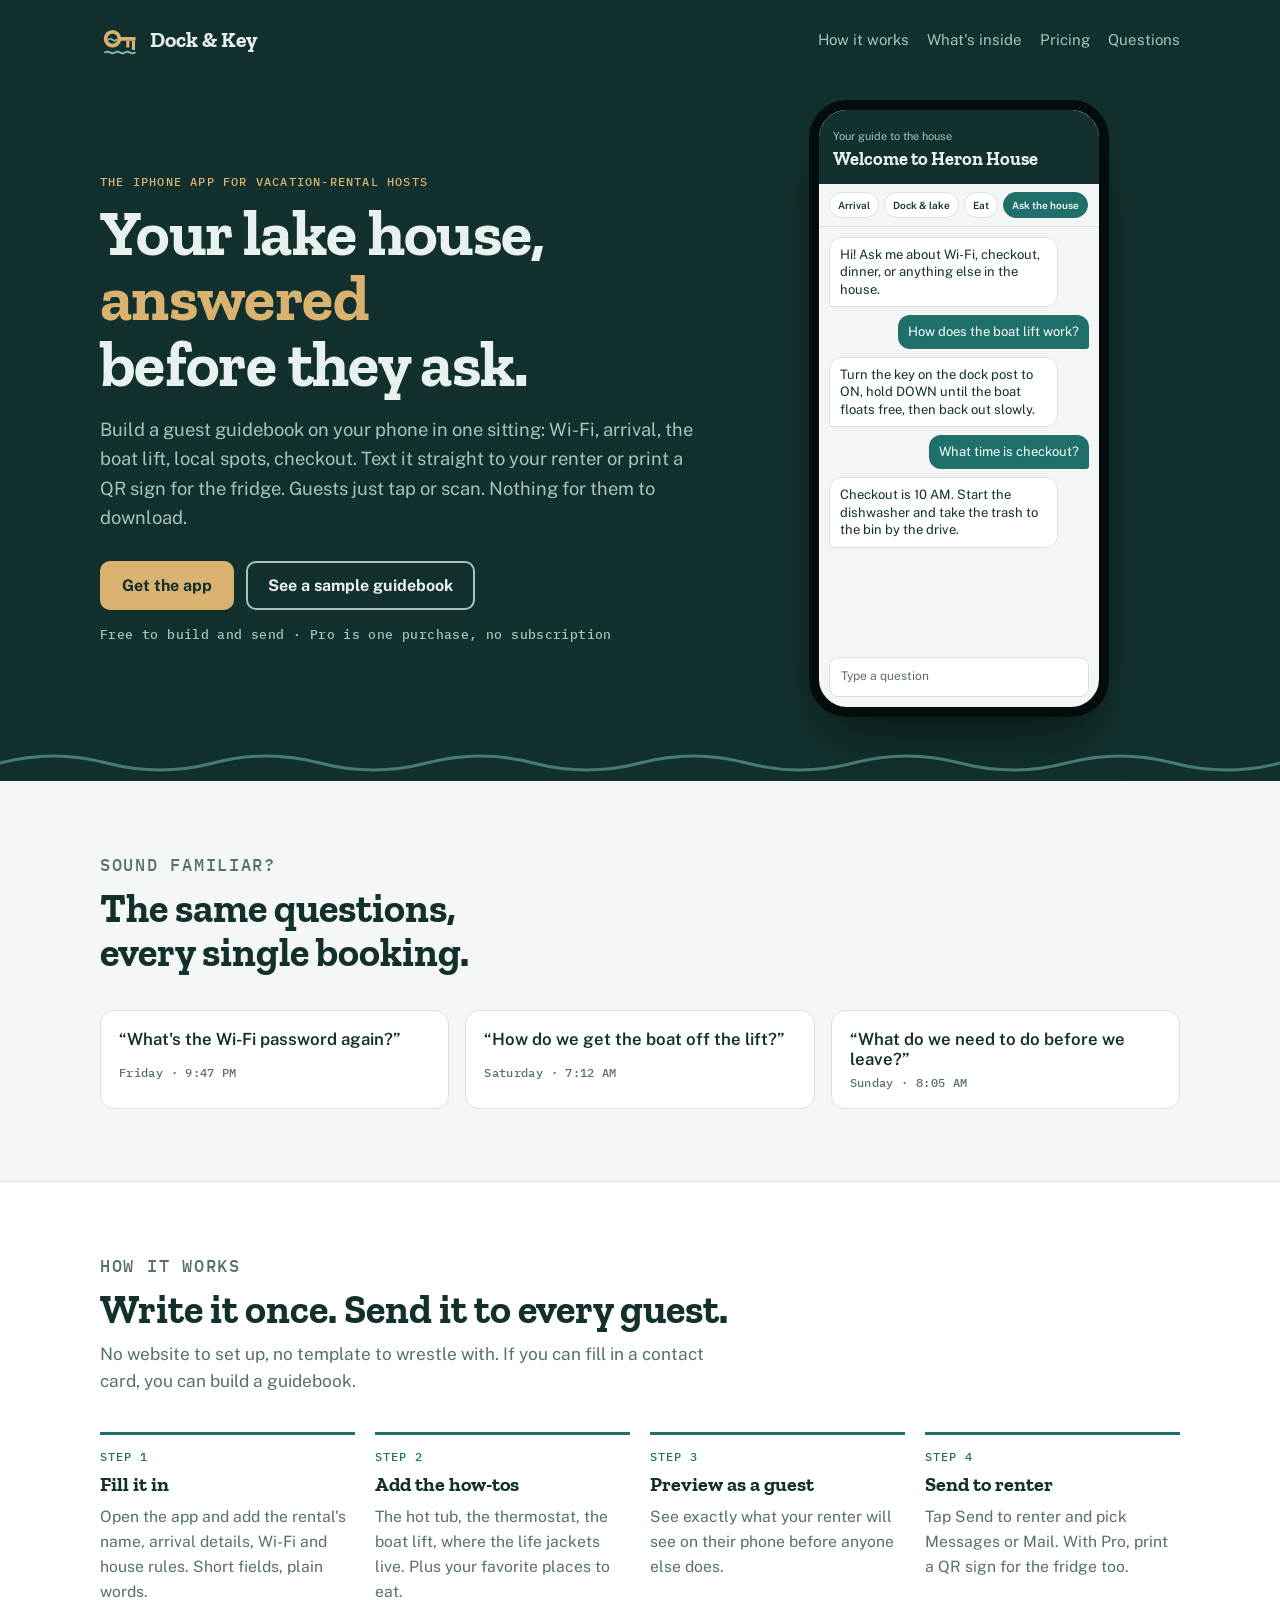
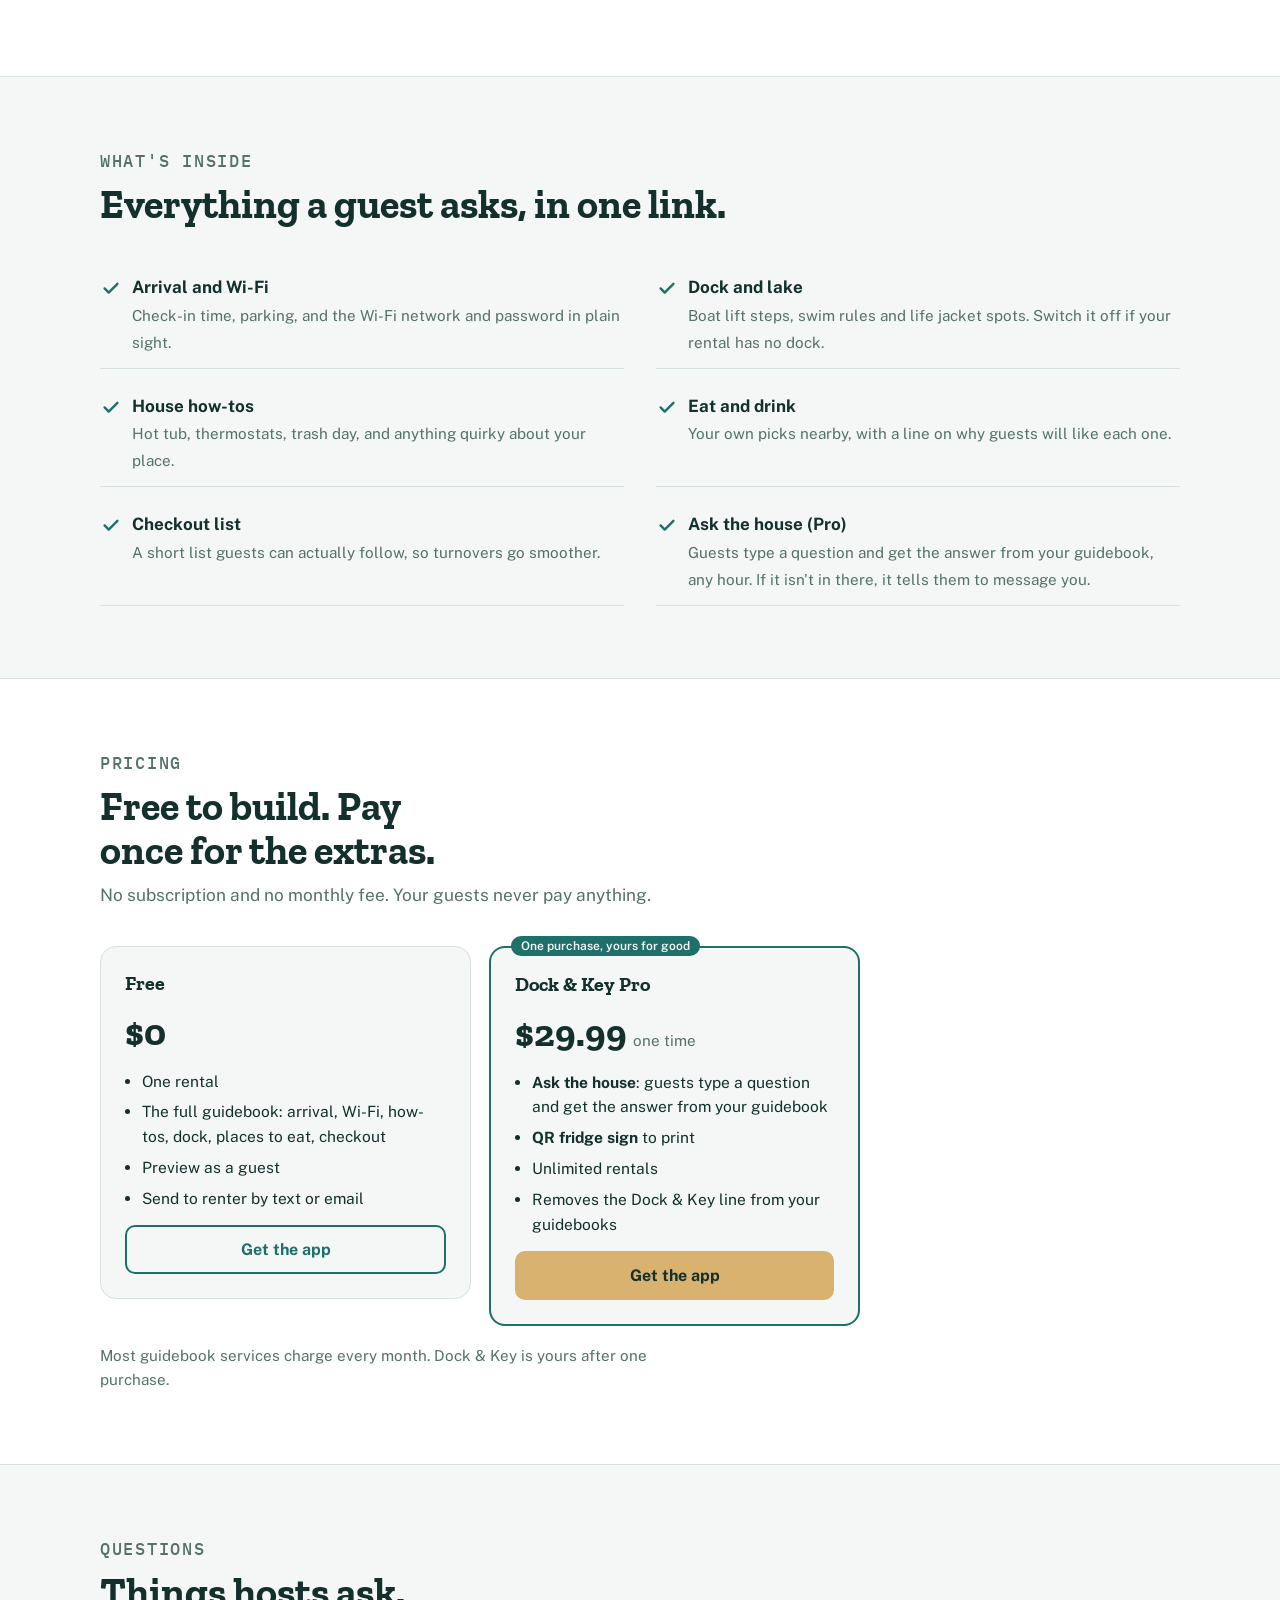
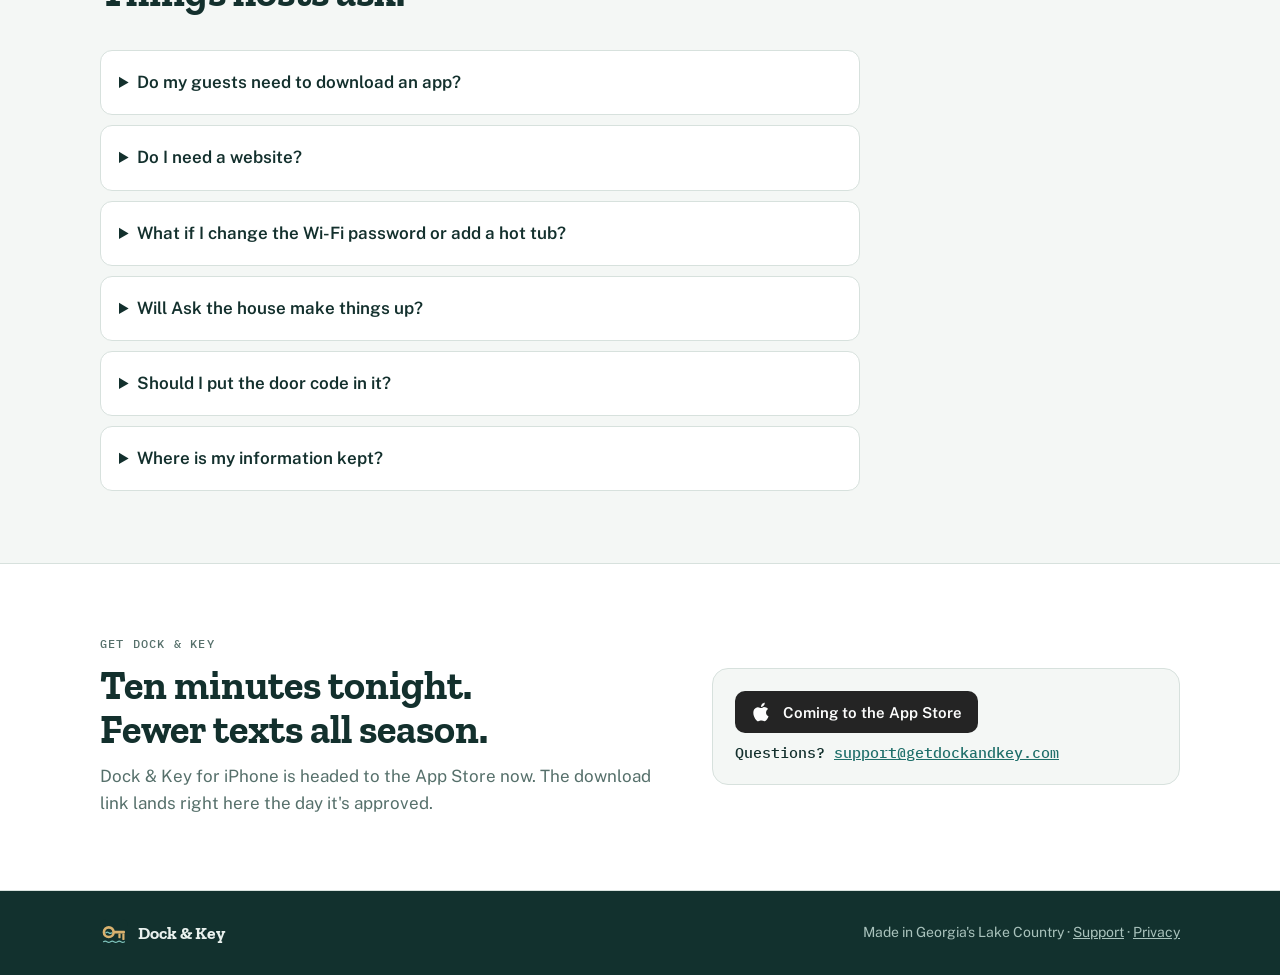
<file: docs/index.html>
<!doctype html>
<html lang="en">
<head>
<meta charset="utf-8">
<meta name="viewport" content="width=device-width,initial-scale=1,viewport-fit=cover">
<title>Dock &amp; Key — guest guidebooks for vacation rentals</title>
<meta name="description" content="Dock & Key is an iPhone app for vacation-rental hosts. Build your guest guidebook on your phone, text it to your renter, and print a QR sign for the fridge.">
<meta property="og:type" content="website">
<meta property="og:site_name" content="Dock &amp; Key">
<meta property="og:title" content="Dock &amp; Key: guest guidebooks for vacation rentals">
<meta property="og:description" content="Build your guest guidebook on your phone, text it to your renter, and print a QR sign for the fridge.">
<meta property="og:url" content="https://getdockandkey.com/">
<meta property="og:image" content="https://getdockandkey.com/og.png">
<meta property="og:image:width" content="1200">
<meta property="og:image:height" content="630">
<meta property="og:image:alt" content="Dock and Key app icon, a gold key">
<meta name="twitter:card" content="summary_large_image">
<meta name="twitter:title" content="Dock &amp; Key: guest guidebooks for vacation rentals">
<meta name="twitter:description" content="Build your guest guidebook on your phone, text it to your renter, and print a QR sign for the fridge.">
<meta name="twitter:image" content="https://getdockandkey.com/og.png">
<link rel="icon" href="data:image/svg+xml,%3Csvg xmlns='http://www.w3.org/2000/svg' viewBox='0 0 64 64'%3E%3Crect width='64' height='64' rx='14' fill='%2312312E'/%3E%3Ccircle cx='20' cy='30' r='11' fill='none' stroke='%23D9B26F' stroke-width='6'/%3E%3Crect x='30' y='27' width='27' height='6' rx='1.5' fill='%23D9B26F'/%3E%3Crect x='42' y='33' width='5' height='11' rx='1' fill='%23D9B26F'/%3E%3Crect x='51' y='33' width='5' height='15' rx='1' fill='%23D9B26F'/%3E%3C/svg%3E">
<link rel="preconnect" href="https://fonts.googleapis.com">
<link rel="preconnect" href="https://fonts.gstatic.com" crossorigin>
<link rel="stylesheet" href="https://fonts.googleapis.com/css2?family=Zilla+Slab:wght@600;700&family=Public+Sans:wght@400;500;600;700&family=IBM+Plex+Mono:wght@500&display=swap">
<style>
:root{
  --deep:#12312E; --deep-ink:#E9F1EE; --deep-muted:#A9C2BC;
  --bg:#F4F7F5; --surface:#FFFFFF; --ink:#13302D; --muted:#56706B; --line:#D7E1DD;
  --lake:#1F6F6A; --ripple:#7FC4BC; --brass:#D9B26F; --brass-ink:#8A6424;
  --display:"Zilla Slab",Georgia,serif; --body:"Public Sans",system-ui,-apple-system,sans-serif; --mono:"IBM Plex Mono",ui-monospace,monospace;
}
@media (prefers-color-scheme:dark){:root:not([data-theme="light"]){
  --deep:#0A1A18; --bg:#0F201E; --surface:#16302D; --ink:#E4EEEB; --muted:#9BB3AE; --line:#284541;
  --lake:#6FC1B8; --brass-ink:#E3C186; color-scheme:dark}}
:root[data-theme="dark"]{
  --deep:#0A1A18; --bg:#0F201E; --surface:#16302D; --ink:#E4EEEB; --muted:#9BB3AE; --line:#284541;
  --lake:#6FC1B8; --brass-ink:#E3C186; color-scheme:dark}
*{box-sizing:border-box}
html{scroll-behavior:smooth}
body{margin:0;background:var(--bg);color:var(--ink);font-family:var(--body);font-size:17px;line-height:1.6}
.band{padding-left:max(16px,env(safe-area-inset-left,0px));padding-right:max(16px,env(safe-area-inset-right,0px))}
.inner{max-width:1080px;margin:0 auto}
a{color:var(--lake)}
a:focus-visible,summary:focus-visible{outline:3px solid var(--brass);outline-offset:2px}
h1,h2,h3{font-family:var(--display);text-wrap:balance;margin:0}
h2{font-size:clamp(1.8rem,4vw,2.5rem);line-height:1.1}
h3{font-size:1.25rem;line-height:1.2}
p{margin:0}
.eyebrow{font:500 12px var(--mono);letter-spacing:.1em;text-transform:uppercase;color:var(--brass-ink)}
.btn{display:inline-flex;align-items:center;justify-content:center;gap:8px;font:700 16px var(--body);padding:13px 20px;border-radius:10px;text-decoration:none;border:2px solid transparent}
.btn.primary{background:var(--brass);color:#13302D}
.btn.ghost{border-color:var(--deep-muted);color:var(--deep-ink)}
.btn.line{border-color:var(--lake);color:var(--lake)}

/* hero */
.hero{background:var(--deep);color:var(--deep-ink);padding-block:20px 64px;position:relative;overflow:hidden}
.top{display:flex;align-items:center;justify-content:space-between;gap:12px;padding-bottom:40px}
.logo{display:flex;align-items:center;gap:10px;font:700 1.35rem var(--display);color:var(--deep-ink);text-decoration:none}
.logo svg{width:40px;height:40px}
.top nav{display:flex;gap:18px;font-size:15px}
.top nav a{color:var(--deep-muted);text-decoration:none}
.top nav a:hover{color:var(--deep-ink)}
.hero-grid{display:grid;grid-template-columns:1.15fr .85fr;gap:40px;align-items:center}
.hero h1{font-size:clamp(2.4rem,6vw,4rem);line-height:1.02;letter-spacing:-.01em;margin-top:12px}
.hero h1 em{font-style:normal;color:var(--brass)}
.hero .lede{color:var(--deep-muted);font-size:1.15rem;max-width:34em;margin-top:18px}
.hero .ctas{display:flex;flex-wrap:wrap;gap:12px;margin-top:28px}
.hero .fine{margin-top:16px;font:500 13px var(--mono);color:var(--deep-muted);letter-spacing:.03em}
.waves{position:absolute;left:0;right:0;bottom:0;width:100%;height:40px;opacity:.5}
/* phone mock: the guest's view */
.phone{justify-self:center;width:min(300px,100%);aspect-ratio:9/18.5;background:#F3F6F4;border:10px solid #050D0C;border-radius:38px;box-shadow:0 30px 60px -20px rgba(0,0,0,.6);overflow:hidden;display:flex;flex-direction:column;color:#13302D;font-size:13px}
.ph-top{background:#12312E;color:#E9F1EE;padding:18px 14px 14px;display:grid;gap:2px}
.ph-top b{font:700 1.15rem var(--display)}
.ph-top span{font-size:11px;color:#A9C2BC}
.ph-tabs{display:flex;gap:5px;padding:8px 10px;border-bottom:1px solid #D9E2DF;overflow:hidden}
.ph-tabs i{flex:none;font-style:normal;font-size:10px;font-weight:600;padding:4px 8px;border-radius:99px;border:1px solid #D9E2DF;background:#fff;white-space:nowrap}
.ph-tabs i.on{background:#1F6F6A;color:#fff;border-color:#1F6F6A}
.ph-body{padding:10px;display:grid;gap:8px;align-content:start;flex:1}
.bub{padding:8px 10px;border-radius:12px;max-width:88%;line-height:1.35}
.bub.g{justify-self:end;background:#1F6F6A;color:#fff;border-bottom-right-radius:3px}
.bub.h{background:#fff;border:1px solid #D9E2DF;border-bottom-left-radius:3px}
.ph-in{margin:10px;padding:9px 11px;border:1px solid #D9E2DF;border-radius:9px;background:#fff;color:#5C716D;font-size:12px}

/* sections */
.sec{padding-block:72px}
.sec-head{display:grid;gap:10px;max-width:640px;margin-bottom:36px}
.sec-head p{color:var(--muted);font-size:1.08rem}
.alt{background:var(--surface);border-block:1px solid var(--line)}
.problem{display:grid;grid-template-columns:repeat(3,minmax(0,1fr));gap:16px}
.q{background:var(--surface);border:1px solid var(--line);border-radius:14px;padding:18px;display:grid;gap:6px}
.q .said{font:600 1.05rem var(--body)}
.q .said::before{content:"\201C"}.q .said::after{content:"\201D"}
.q .when{font:500 12px var(--mono);color:var(--muted);letter-spacing:.03em}
.steps{list-style:none;margin:0;padding:0;display:grid;grid-template-columns:repeat(4,minmax(0,1fr));gap:20px;counter-reset:s}
.steps li{counter-increment:s;display:grid;gap:8px;align-content:start;border-top:3px solid var(--lake);padding-top:14px}
.steps li::before{content:"Step " counter(s);font:500 12px var(--mono);letter-spacing:.08em;text-transform:uppercase;color:var(--lake)}
.steps p{color:var(--muted);font-size:.98rem}
.inside{display:grid;grid-template-columns:repeat(2,minmax(0,1fr));gap:12px 32px;list-style:none;padding:0;margin:0}
.inside li{display:grid;grid-template-columns:22px 1fr;gap:10px;padding-block:12px;border-bottom:1px solid var(--line)}
.inside li svg{width:22px;height:22px;color:var(--lake);margin-top:3px}
.inside b{display:block}
.inside span{color:var(--muted);font-size:.95rem}
.plans{display:grid;grid-template-columns:repeat(2,minmax(0,1fr));gap:18px;align-items:start;max-width:760px}
.plan{border:1px solid var(--line);border-radius:16px;padding:24px;display:grid;gap:14px;background:var(--bg)}
.plan.feat{border:2px solid var(--lake);position:relative}
.plan.feat::before{content:"One purchase, yours for good";position:absolute;top:-12px;left:20px;background:var(--lake);color:var(--bg);font:600 12px var(--body);padding:3px 10px;border-radius:99px}
.price{display:flex;align-items:baseline;gap:6px;flex-wrap:wrap;font-variant-numeric:tabular-nums}
.price b{font:700 2.4rem var(--display)}
.price span{color:var(--muted);font-size:.95rem}
.plan ul{margin:0;padding-left:1.1em;display:grid;gap:6px;font-size:.97rem}
.compare{margin-top:18px;color:var(--muted);font-size:.95rem;max-width:62ch}
.faq{display:grid;gap:10px;max-width:760px}
details{background:var(--surface);border:1px solid var(--line);border-radius:12px;padding:4px 18px}
summary{cursor:pointer;font-weight:600;padding-block:14px}
details p{padding-bottom:16px;color:var(--muted)}
.get{display:grid;grid-template-columns:1.1fr .9fr;gap:40px;align-items:center}
.get .who{display:grid;gap:12px}
.get .who p{color:var(--muted)}
.store{display:grid;gap:10px;justify-items:start;background:var(--bg);border:1px solid var(--line);border-radius:16px;padding:22px}
.badge{display:inline-flex;align-items:center;gap:10px;background:#000;color:#fff;border-radius:10px;padding:10px 16px;font:600 15px var(--body);opacity:.85}
.badge svg{width:22px;height:22px}
.contact-line{font:500 15px var(--mono);overflow-wrap:anywhere}

footer{background:var(--deep);color:var(--deep-muted);padding-block:28px;font-size:14px}
footer .inner{display:flex;flex-wrap:wrap;justify-content:space-between;gap:12px;align-items:center}
footer .logo{font-size:1.1rem}
footer .logo svg{width:28px;height:28px}
footer a{color:var(--deep-muted)}

@media (max-width:860px){
  .hero-grid,.get{grid-template-columns:1fr}
  .phone{width:min(260px,100%)}
  .problem,.plans{grid-template-columns:1fr}
  .steps{grid-template-columns:repeat(2,minmax(0,1fr))}
  .top nav{display:none}
}
@media (max-width:520px){
  .steps,.inside{grid-template-columns:1fr}
  .sec{padding-block:52px}
}
@media (prefers-reduced-motion:reduce){html{scroll-behavior:auto}}
</style>
</head>
<body>
<svg width="0" height="0" style="position:absolute" aria-hidden="true">
  <symbol id="mark" viewBox="0 0 64 64"><rect width="64" height="64" rx="14" fill="#12312E"/><circle cx="20" cy="30" r="11" fill="none" stroke="#D9B26F" stroke-width="6"/><path d="M13.5 31.5 q3.25 -3 6.5 0 t6.5 0" fill="none" stroke="#7FC4BC" stroke-width="2.6" stroke-linecap="round"/><rect x="30" y="27" width="27" height="6" rx="1.5" fill="#D9B26F"/><rect x="42" y="33" width="5" height="11" rx="1" fill="#D9B26F"/><rect x="51" y="33" width="5" height="15" rx="1" fill="#D9B26F"/><path d="M8 52 q4 -3 8 0 t8 0 t8 0 t8 0 t8 0 t8 0" fill="none" stroke="#7FC4BC" stroke-width="2.6" stroke-linecap="round"/></symbol>
  <symbol id="chk" viewBox="0 0 24 24"><path d="M5 12.5l4.5 4.5L19 7.5" fill="none" stroke="currentColor" stroke-width="2.6" stroke-linecap="round" stroke-linejoin="round"/></symbol>
  <symbol id="apple" viewBox="0 0 24 24"><path fill="currentColor" d="M16.4 12.6c0-2.6 2.1-3.8 2.2-3.9-1.2-1.8-3.1-2-3.7-2-1.6-.2-3.1.9-3.9.9-.8 0-2-.9-3.4-.9-1.7 0-3.3 1-4.2 2.6-1.8 3.1-.5 7.7 1.3 10.2.9 1.2 1.9 2.6 3.2 2.6 1.3-.1 1.8-.8 3.3-.8s2 .8 3.4.8c1.4 0 2.3-1.3 3.1-2.5 1-1.4 1.4-2.8 1.4-2.9 0 0-2.7-1-2.7-4.1zM13.9 5c.7-.9 1.2-2 1.1-3.2-1 0-2.3.7-3 1.6-.7.8-1.2 2-1.1 3.1 1.1.1 2.3-.6 3-1.5z"/></symbol>
</svg>

<header class="hero band">
  <div class="inner">
    <div class="top">
      <a class="logo" href="#top" id="top"><svg aria-hidden="true"><use href="#mark"/></svg>Dock &amp; Key</a>
      <nav aria-label="Main"><a href="#how">How it works</a><a href="#inside">What's inside</a><a href="#pricing">Pricing</a><a href="#faq">Questions</a></nav>
    </div>
    <div class="hero-grid">
      <div>
        <p class="eyebrow" style="color:var(--brass)">The iPhone app for vacation-rental hosts</p>
        <h1>Your lake house, <em>answered</em> before they ask.</h1>
        <p class="lede">Build a guest guidebook on your phone in one sitting: Wi-Fi, arrival, the boat lift, local spots, checkout. Text it straight to your renter or print a QR sign for the fridge. Guests just tap or scan. Nothing for them to download.</p>
        <div class="ctas">
          <a class="btn primary" href="#get">Get the app</a>
          <a class="btn ghost" href="https://claude.ai/artifact/AmtbZ63FR2SyXmxqS5Wfa8" target="_blank" rel="noopener">See a sample guidebook</a>
        </div>
        <p class="fine">Free to build and send · Pro is one purchase, no subscription</p>
      </div>
      <div class="phone" aria-label="What a guest sees: the guidebook's Ask the house tab">
        <div class="ph-top"><span>Your guide to the house</span><b>Welcome to Heron House</b></div>
        <div class="ph-tabs"><i>Arrival</i><i>Dock &amp; lake</i><i>Eat</i><i class="on">Ask the house</i></div>
        <div class="ph-body">
          <div class="bub h">Hi! Ask me about Wi-Fi, checkout, dinner, or anything else in the house.</div>
          <div class="bub g">How does the boat lift work?</div>
          <div class="bub h">Turn the key on the dock post to ON, hold DOWN until the boat floats free, then back out slowly.</div>
          <div class="bub g">What time is checkout?</div>
          <div class="bub h">Checkout is 10 AM. Start the dishwasher and take the trash to the bin by the drive.</div>
        </div>
        <div class="ph-in">Type a question</div>
      </div>
    </div>
  </div>
  <svg class="waves" viewBox="0 0 1200 40" preserveAspectRatio="none" aria-hidden="true"><path d="M0 22 Q 50 8 100 22 T 200 22 T 300 22 T 400 22 T 500 22 T 600 22 T 700 22 T 800 22 T 900 22 T 1000 22 T 1100 22 T 1200 22" fill="none" stroke="var(--ripple)" stroke-width="3"/></svg>
</header>

<main>
  <section class="sec band">
    <div class="inner">
      <div class="sec-head">
        <p class="eyebrow">Sound familiar?</p>
        <h2>The same questions, every single booking.</h2>
      </div>
      <div class="problem">
        <div class="q"><span class="said">What's the Wi-Fi password again?</span><span class="when">Friday · 9:47 PM</span></div>
        <div class="q"><span class="said">How do we get the boat off the lift?</span><span class="when">Saturday · 7:12 AM</span></div>
        <div class="q"><span class="said">What do we need to do before we leave?</span><span class="when">Sunday · 8:05 AM</span></div>
      </div>
    </div>
  </section>

  <section class="sec band alt" id="how">
    <div class="inner">
      <div class="sec-head">
        <p class="eyebrow">How it works</p>
        <h2>Write it once. Send it to every guest.</h2>
        <p>No website to set up, no template to wrestle with. If you can fill in a contact card, you can build a guidebook.</p>
      </div>
      <ol class="steps">
        <li><h3>Fill it in</h3><p>Open the app and add the rental's name, arrival details, Wi-Fi and house rules. Short fields, plain words.</p></li>
        <li><h3>Add the how-tos</h3><p>The hot tub, the thermostat, the boat lift, where the life jackets live. Plus your favorite places to eat.</p></li>
        <li><h3>Preview as a guest</h3><p>See exactly what your renter will see on their phone before anyone else does.</p></li>
        <li><h3>Send to renter</h3><p>Tap Send to renter and pick Messages or Mail. With Pro, print a QR sign for the fridge too.</p></li>
      </ol>
    </div>
  </section>

  <section class="sec band" id="inside">
    <div class="inner">
      <div class="sec-head">
        <p class="eyebrow">What's inside</p>
        <h2>Everything a guest asks, in one link.</h2>
      </div>
      <ul class="inside">
        <li><svg aria-hidden="true"><use href="#chk"/></svg><div><b>Arrival and Wi-Fi</b><span>Check-in time, parking, and the Wi-Fi network and password in plain sight.</span></div></li>
        <li><svg aria-hidden="true"><use href="#chk"/></svg><div><b>Dock and lake</b><span>Boat lift steps, swim rules and life jacket spots. Switch it off if your rental has no dock.</span></div></li>
        <li><svg aria-hidden="true"><use href="#chk"/></svg><div><b>House how-tos</b><span>Hot tub, thermostats, trash day, and anything quirky about your place.</span></div></li>
        <li><svg aria-hidden="true"><use href="#chk"/></svg><div><b>Eat and drink</b><span>Your own picks nearby, with a line on why guests will like each one.</span></div></li>
        <li><svg aria-hidden="true"><use href="#chk"/></svg><div><b>Checkout list</b><span>A short list guests can actually follow, so turnovers go smoother.</span></div></li>
        <li><svg aria-hidden="true"><use href="#chk"/></svg><div><b>Ask the house (Pro)</b><span>Guests type a question and get the answer from your guidebook, any hour. If it isn't in there, it tells them to message you.</span></div></li>
      </ul>
    </div>
  </section>

  <section class="sec band alt" id="pricing">
    <div class="inner">
      <div class="sec-head">
        <p class="eyebrow">Pricing</p>
        <h2>Free to build. Pay once for the extras.</h2>
        <p>No subscription and no monthly fee. Your guests never pay anything.</p>
      </div>
      <div class="plans">
        <div class="plan">
          <h3>Free</h3>
          <div class="price"><b>$0</b></div>
          <ul><li>One rental</li><li>The full guidebook: arrival, Wi-Fi, how-tos, dock, places to eat, checkout</li><li>Preview as a guest</li><li>Send to renter by text or email</li></ul>
          <a class="btn line" href="#get">Get the app</a>
        </div>
        <div class="plan feat">
          <h3>Dock &amp; Key Pro</h3>
          <div class="price"><b>$29.99</b><span>one time</span></div>
          <ul><li><b>Ask the house</b>: guests type a question and get the answer from your guidebook</li><li><b>QR fridge sign</b> to print</li><li>Unlimited rentals</li><li>Removes the Dock &amp; Key line from your guidebooks</li></ul>
          <a class="btn primary" href="#get">Get the app</a>
        </div>
      </div>
      <p class="compare">Most guidebook services charge every month. Dock &amp; Key is yours after one purchase.</p>
    </div>
  </section>

  <section class="sec band" id="faq">
    <div class="inner">
      <div class="sec-head"><p class="eyebrow">Questions</p><h2>Things hosts ask.</h2></div>
      <div class="faq">
        <details><summary>Do my guests need to download an app?</summary><p>No. The guidebook opens in their phone's browser from your text, your email, or the QR sign on the fridge.</p></details>
        <details><summary>Do I need a website?</summary><p>No. Send to renter works with nothing but your phone. If you do have a website, the app can give you the guidebook as one web file to put there, and the QR sign can point to it.</p></details>
        <details><summary>What if I change the Wi-Fi password or add a hot tub?</summary><p>Edit it in the app and send the new version. It takes a minute.</p></details>
        <details><summary>Will Ask the house make things up?</summary><p>No. It only answers from what you wrote in the guidebook. If the answer isn't there, it tells the guest to message you.</p></details>
        <details><summary>Should I put the door code in it?</summary><p>We suggest sending lock codes through your booking platform instead, since a guidebook can be forwarded.</p></details>
        <details><summary>Where is my information kept?</summary><p>On your iPhone. Dock &amp; Key has no account and no server, and collects no data. See the <a href="privacy.html">privacy policy</a>.</p></details>
      </div>
    </div>
  </section>

  <section class="sec band alt" id="get">
    <div class="inner get">
      <div class="who">
        <p class="eyebrow">Get Dock &amp; Key</p>
        <h2>Ten minutes tonight. Fewer texts all season.</h2>
        <p>Dock &amp; Key for iPhone is headed to the App Store now. The download link lands right here the day it's approved.</p>
      </div>
      <div class="store">
        <span class="badge" aria-label="Coming to the App Store"><svg aria-hidden="true"><use href="#apple"/></svg>Coming to the App Store</span>
        <p class="contact-line">Questions? <a href="mailto:support@getdockandkey.com">support@getdockandkey.com</a></p>
      </div>
    </div>
  </section>
</main>

<footer class="band">
  <div class="inner">
    <a class="logo" href="#top"><svg aria-hidden="true"><use href="#mark"/></svg>Dock &amp; Key</a>
    <span>Made in Georgia's Lake Country · <a href="support.html">Support</a> · <a href="privacy.html">Privacy</a></span>
  </div>
</footer>
</body>
</html>
</file>
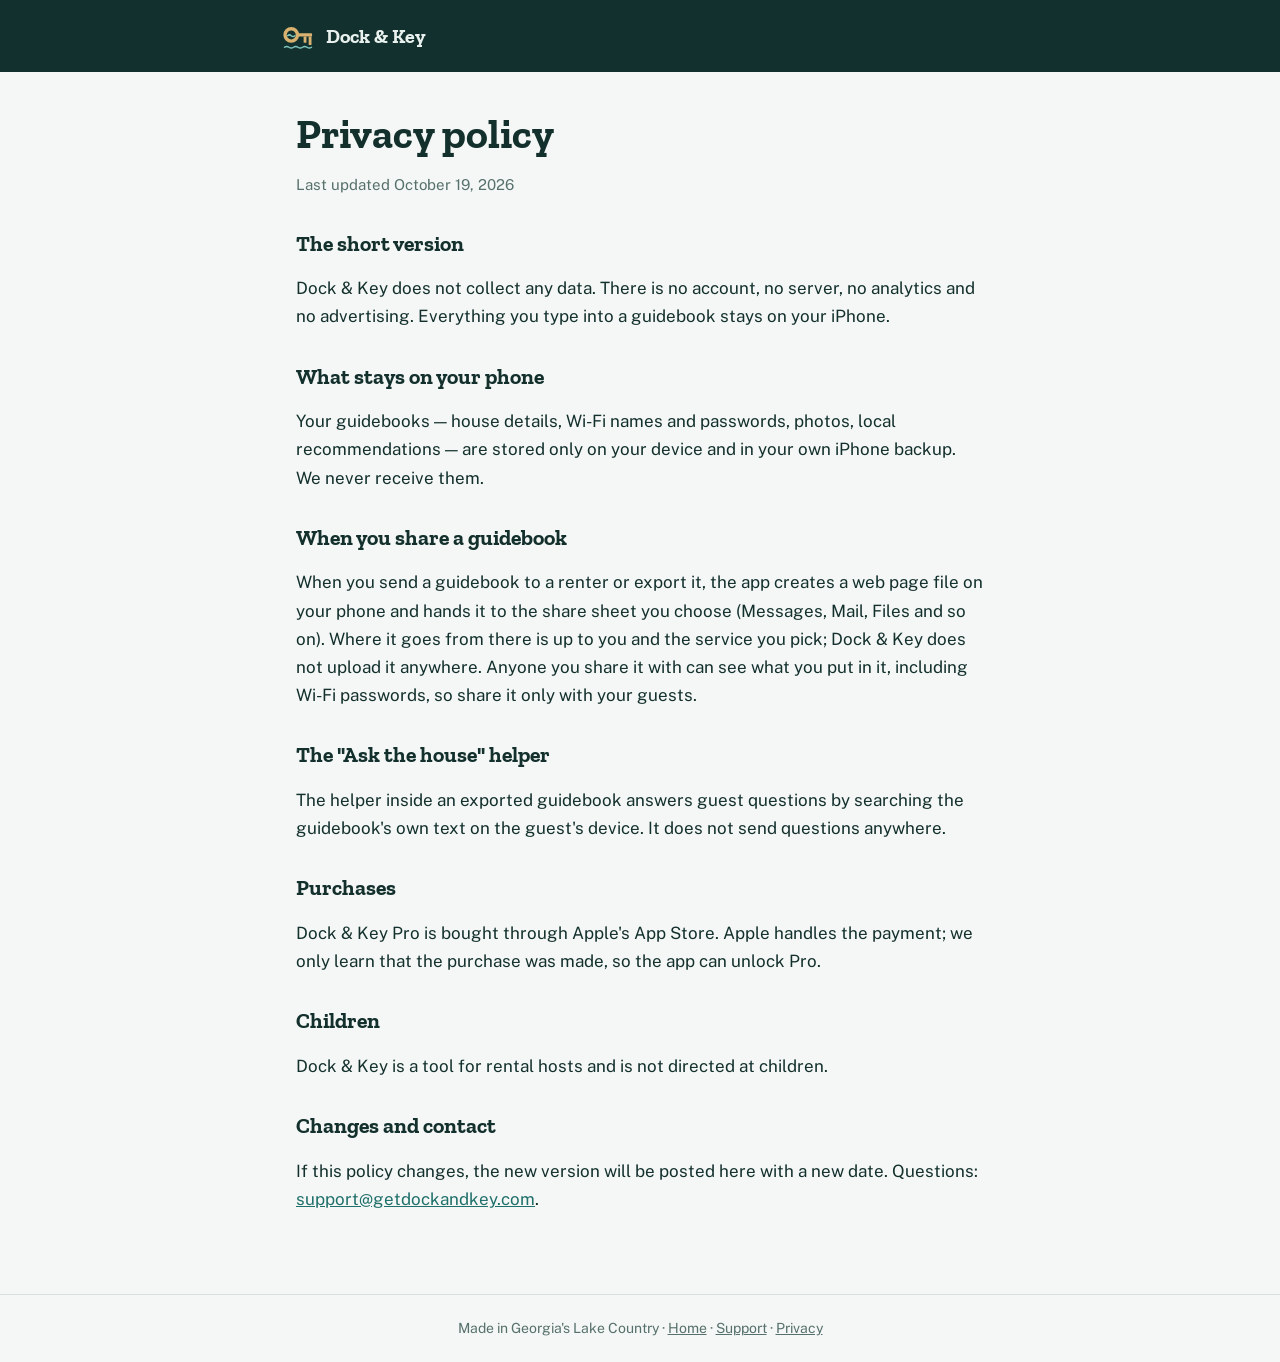
<file: docs/privacy.html>
<!doctype html><html lang="en"><head><meta charset="utf-8"><meta name="viewport" content="width=device-width,initial-scale=1">
<title>Dock &amp; Key Privacy</title><link rel="stylesheet" href="style.css"></head><body><header><a href="./"><svg viewBox="0 0 64 64" aria-hidden="true"><rect width="64" height="64" rx="14" fill="#12312E"/><circle cx="20" cy="30" r="11" fill="none" stroke="#D9B26F" stroke-width="6"/><path d="M13.5 31.5 q3.25 -3 6.5 0 t6.5 0" fill="none" stroke="#7FC4BC" stroke-width="2.6" stroke-linecap="round"/><rect x="30" y="27" width="27" height="6" rx="1.5" fill="#D9B26F"/><rect x="42" y="33" width="5" height="11" rx="1" fill="#D9B26F"/><rect x="51" y="33" width="5" height="15" rx="1" fill="#D9B26F"/><path d="M8 52 q4 -3 8 0 t8 0 t8 0 t8 0 t8 0 t8 0" fill="none" stroke="#7FC4BC" stroke-width="2.6" stroke-linecap="round"/></svg>Dock &amp; Key</a></header><main>
<h1>Privacy policy</h1>
<p class="muted">Last updated October 19, 2026</p>
<h2>The short version</h2>
<p>Dock &amp; Key does not collect any data. There is no account, no server, no analytics and no advertising. Everything you type into a guidebook stays on your iPhone.</p>
<h2>What stays on your phone</h2>
<p>Your guidebooks — house details, Wi-Fi names and passwords, photos, local recommendations — are stored only on your device and in your own iPhone backup. We never receive them.</p>
<h2>When you share a guidebook</h2>
<p>When you send a guidebook to a renter or export it, the app creates a web page file on your phone and hands it to the share sheet you choose (Messages, Mail, Files and so on). Where it goes from there is up to you and the service you pick; Dock &amp; Key does not upload it anywhere. Anyone you share it with can see what you put in it, including Wi-Fi passwords, so share it only with your guests.</p>
<h2>The "Ask the house" helper</h2>
<p>The helper inside an exported guidebook answers guest questions by searching the guidebook's own text on the guest's device. It does not send questions anywhere.</p>
<h2>Purchases</h2>
<p>Dock &amp; Key Pro is bought through Apple's App Store. Apple handles the payment; we only learn that the purchase was made, so the app can unlock Pro.</p>
<h2>Children</h2>
<p>Dock &amp; Key is a tool for rental hosts and is not directed at children.</p>
<h2>Changes and contact</h2>
<p>If this policy changes, the new version will be posted here with a new date. Questions: <a href="mailto:support@getdockandkey.com">support@getdockandkey.com</a>.</p>
</main><footer>Made in Georgia's Lake Country · <a href="./">Home</a> · <a href="support.html">Support</a> · <a href="privacy.html">Privacy</a></footer></body></html>
</file>
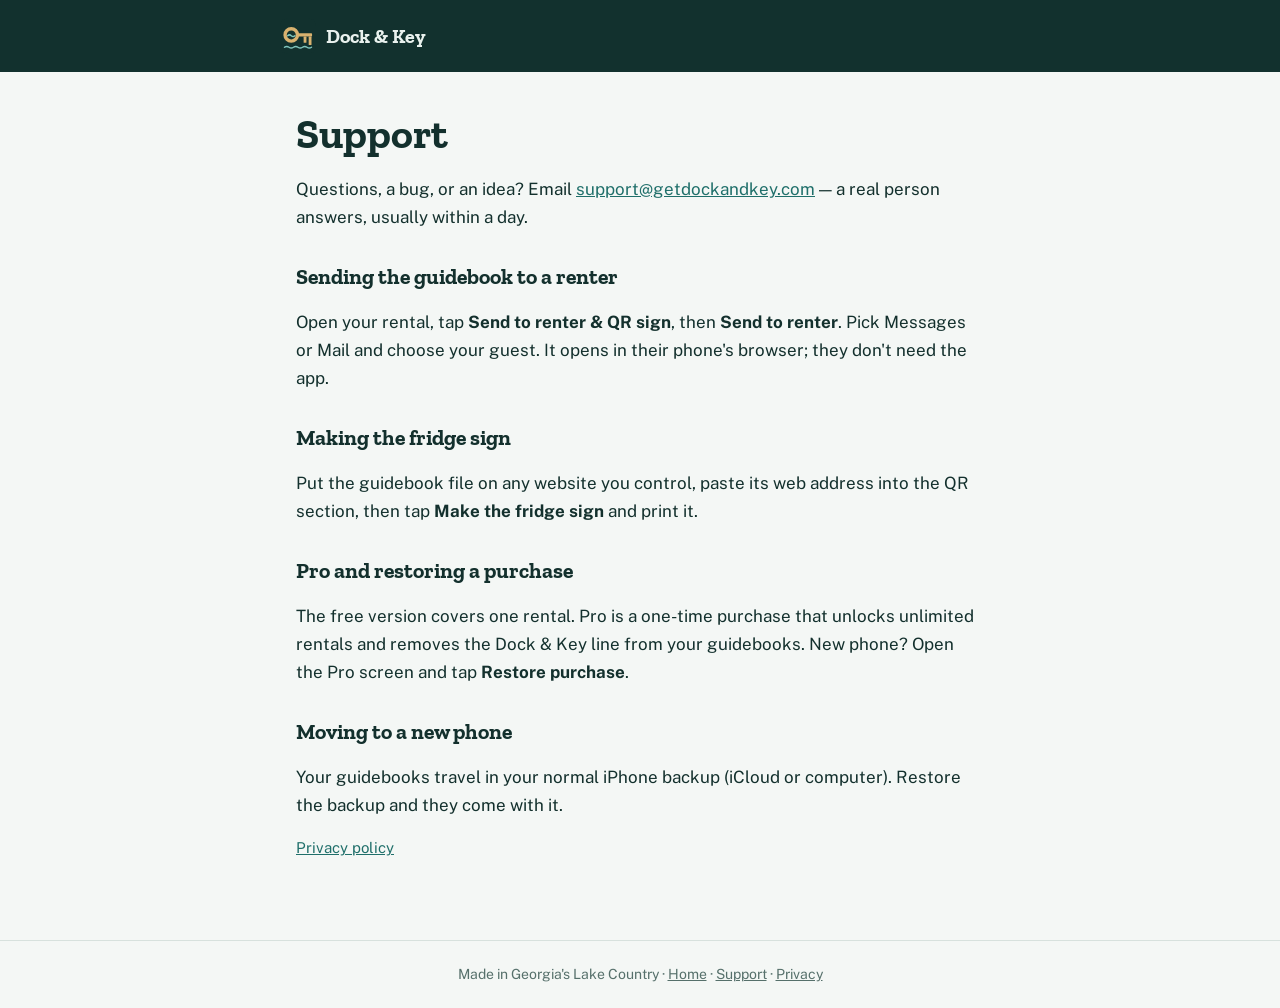
<file: docs/support.html>
<!doctype html><html lang="en"><head><meta charset="utf-8"><meta name="viewport" content="width=device-width,initial-scale=1">
<title>Dock &amp; Key Support</title><link rel="stylesheet" href="style.css"></head><body><header><a href="./"><svg viewBox="0 0 64 64" aria-hidden="true"><rect width="64" height="64" rx="14" fill="#12312E"/><circle cx="20" cy="30" r="11" fill="none" stroke="#D9B26F" stroke-width="6"/><path d="M13.5 31.5 q3.25 -3 6.5 0 t6.5 0" fill="none" stroke="#7FC4BC" stroke-width="2.6" stroke-linecap="round"/><rect x="30" y="27" width="27" height="6" rx="1.5" fill="#D9B26F"/><rect x="42" y="33" width="5" height="11" rx="1" fill="#D9B26F"/><rect x="51" y="33" width="5" height="15" rx="1" fill="#D9B26F"/><path d="M8 52 q4 -3 8 0 t8 0 t8 0 t8 0 t8 0 t8 0" fill="none" stroke="#7FC4BC" stroke-width="2.6" stroke-linecap="round"/></svg>Dock &amp; Key</a></header><main>
<h1>Support</h1>
<p>Questions, a bug, or an idea? Email <a href="mailto:support@getdockandkey.com">support@getdockandkey.com</a> — a real person answers, usually within a day.</p>
<h2>Sending the guidebook to a renter</h2>
<p>Open your rental, tap <strong>Send to renter &amp; QR sign</strong>, then <strong>Send to renter</strong>. Pick Messages or Mail and choose your guest. It opens in their phone's browser; they don't need the app.</p>
<h2>Making the fridge sign</h2>
<p>Put the guidebook file on any website you control, paste its web address into the QR section, then tap <strong>Make the fridge sign</strong> and print it.</p>
<h2>Pro and restoring a purchase</h2>
<p>The free version covers one rental. Pro is a one-time purchase that unlocks unlimited rentals and removes the Dock &amp; Key line from your guidebooks. New phone? Open the Pro screen and tap <strong>Restore purchase</strong>.</p>
<h2>Moving to a new phone</h2>
<p>Your guidebooks travel in your normal iPhone backup (iCloud or computer). Restore the backup and they come with it.</p>
<p class="muted"><a href="privacy.html">Privacy policy</a></p>
</main><footer>Made in Georgia's Lake Country · <a href="./">Home</a> · <a href="support.html">Support</a> · <a href="privacy.html">Privacy</a></footer></body></html>
</file>
<file: docs/style.css>
@import url("https://fonts.googleapis.com/css2?family=Zilla+Slab:wght@600;700&family=Public+Sans:wght@400;500;600;700&display=swap");
:root{--deep:#12312E;--deep-ink:#E9F1EE;--deep-muted:#A9C2BC;--bg:#F4F7F5;--surface:#FFFFFF;--ink:#13302D;--muted:#56706B;--line:#D7E1DD;--lake:#1F6F6A;--brass:#D9B26F;
  --display:"Zilla Slab",Georgia,serif;--body:"Public Sans",system-ui,-apple-system,sans-serif}
@media (prefers-color-scheme:dark){:root{--deep:#0A1A18;--bg:#0F201E;--surface:#16302D;--ink:#E4EEEB;--muted:#9BB3AE;--line:#284541;--lake:#6FC1B8;color-scheme:dark}}
*{box-sizing:border-box}
body{margin:0;background:var(--bg);color:var(--ink);font:17px/1.65 var(--body)}
header{background:var(--deep);padding:18px max(16px,env(safe-area-inset-left,0px))}
header a{display:flex;align-items:center;gap:10px;max-width:720px;margin:0 auto;color:var(--deep-ink);text-decoration:none;font:700 1.25rem var(--display)}
header svg{width:36px;height:36px}
main{max-width:720px;margin:0 auto;padding:40px 16px 64px}
h1{font:700 clamp(2rem,5vw,2.6rem)/1.1 var(--display);margin:0 0 10px}
h2{font:700 1.35rem/1.2 var(--display);margin:34px 0 8px}
p,li{color:var(--ink)}
.muted{color:var(--muted);font-size:15px}
a{color:var(--lake)}
footer{border-top:1px solid var(--line);color:var(--muted);font-size:14px;padding:22px 16px;text-align:center}
footer a{color:var(--muted)}
</file>
